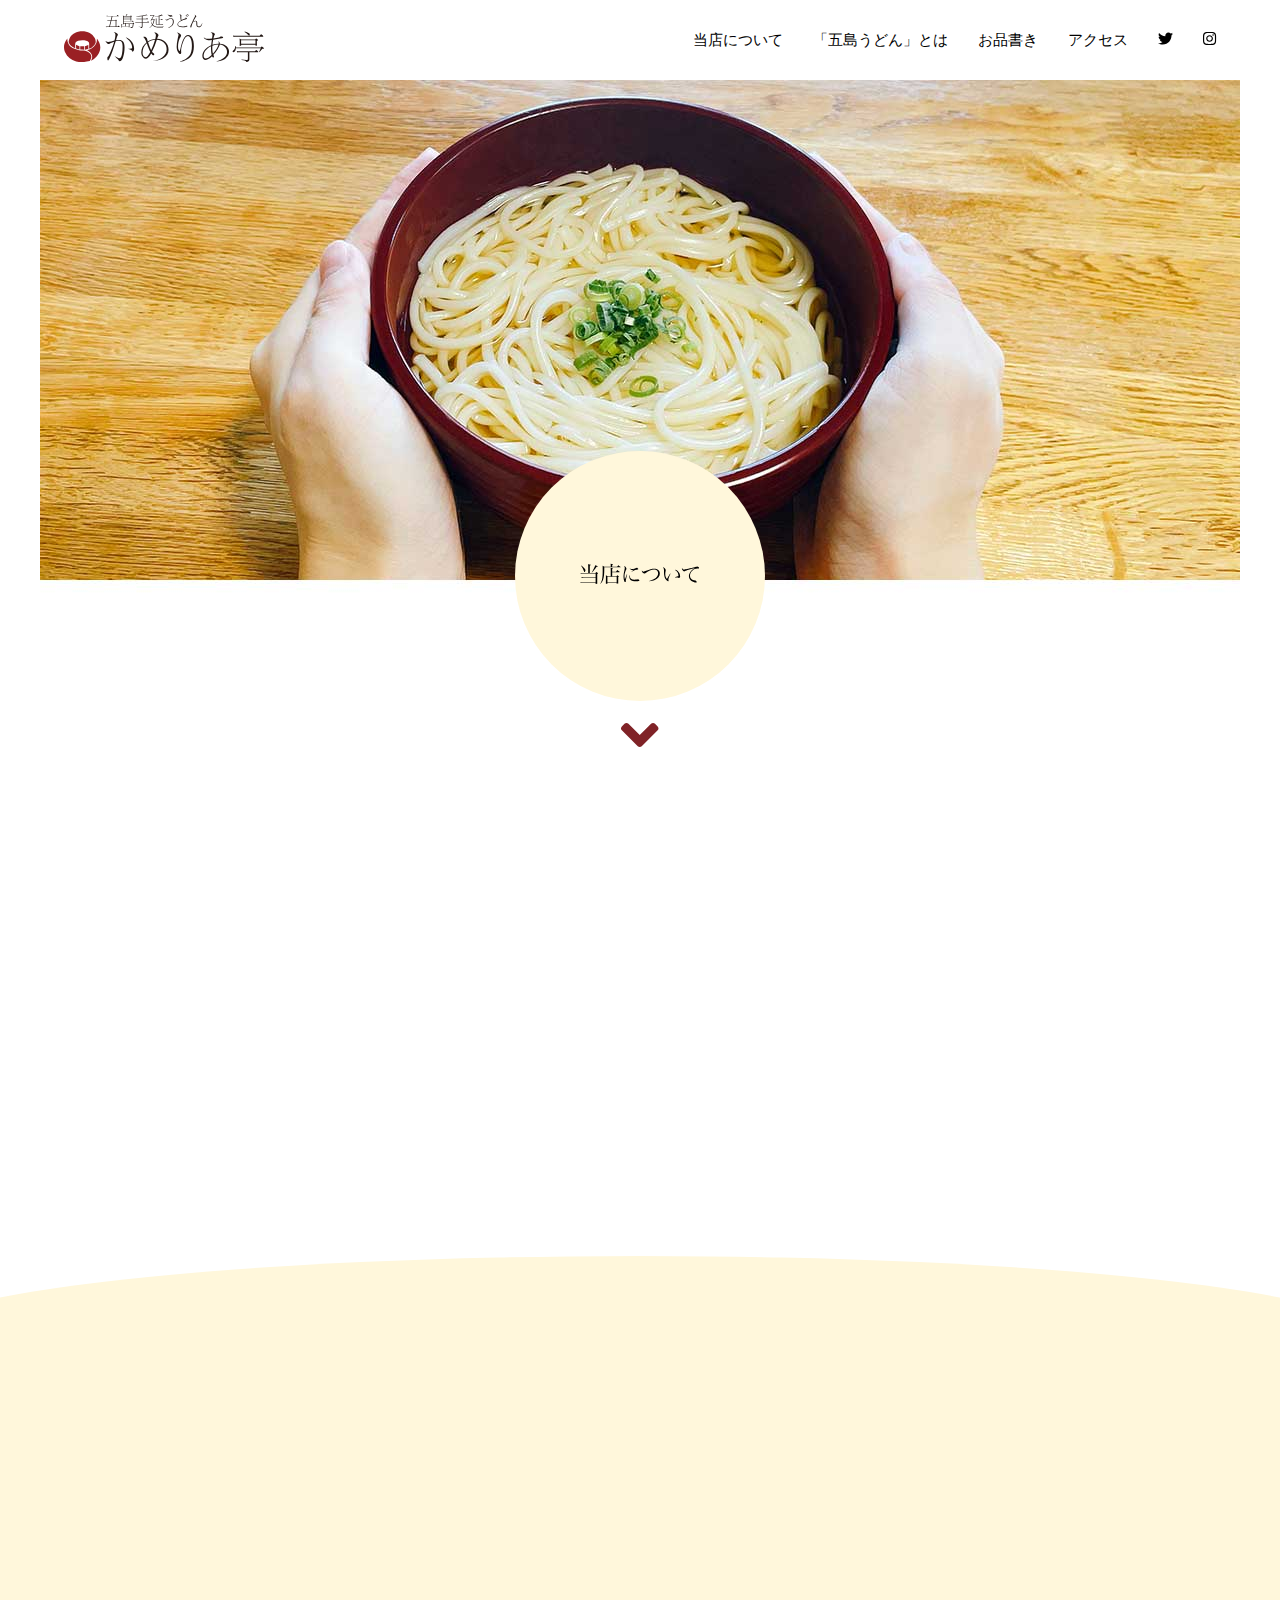
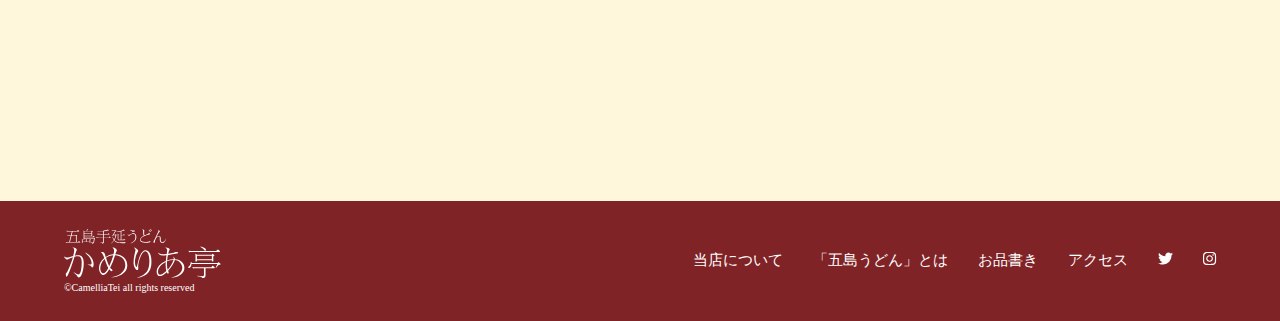
<file: about.html>
<!doctype html>
<html lang="ja">

<head>
<meta charset="UTF-8">
<meta name="viewport" content="width=device-width, initial-scale=1, minimum-scale=1, user-scalable=yes">
<title>かめりあ亭　当店について</title>
<meta name="description" content="五島手延うどんのお店、かめりあ亭のWebサイトです。">
<link href="css/style_under.css" rel="stylesheet">
<link rel="icon" type="image/png" href="images/kameria_favicon.png">
<script src="js/jquery-3.6.0.min.js"></script>
<script src="js/humberger.js"></script>
<script src="js/fadeinanime.js"></script>
<script src="js/all.js"></script>
</head>


<body>

<header>
  <div class="container_menu">

     <p class="btn-gnavi">
        <span></span>
        <span></span>
        <span></span>
      </p>

    <div class="header_logo">
      <a href="index.html"><img src="images/kameria_logo02.svg" alt="五島手延うどん　かめりあ亭"></a>
    </div>

    <div class="header_menu">
      <nav class="nav" id="global-navi">
        <ul class="nav_menu">
          <li class="nav_list">
            <a href="about.html">当店について</a>
          </li>
          <li class="nav_list">
            <a href="whats.html">「五島うどん」とは</a>
          </li>
          <li class="nav_list">
            <a href="menu.html">お品書き</a>
          </li>
          <li class="nav_list">
            <a href="access.html">アクセス</a>
          </li>
          <li class="nav_list">
            <a href="#"><i class="fab fa-twitter"></i></a>
          </li>
          <li class="nav_list">
            <a href="https://www.instagram.com/?hl=ja" target="blank"><i class="fab fa-instagram"></i></a>
          </li>
        </ul>
      </nav>
    </div>

  </div><!--/*container_head-->
</header>

<section>

<div class="photo_icon">

  <div class="under_header">
    <img src="photo/top_about01.jpg" alt="五島うどん">
  </div>

  <div class="top_icon">
    <img src="images/icon_about.svg" alt="当店について">
  </div>

</div>

  <div class="down_arrow">
    <i class="fas fa-angle-down fa-4x arrow_color"></i>
  </div>
</section>

<div class="container_main">

<section>

<div class="top_about_out">

  <div class="top_about_in02 slide-top03 show">
  <p class="text_title"><br>新潟でも、手軽に気軽に<br class="br-sp">「五島うどん」</p>
  <p>
  <br>
  日本三大うどんの一つである「五島うどん」。<br>
  しかし、その知名度は<br class="br-sp">まだまだ高いとは言えません。<br>
<br>
  「新潟でも五島うどんを食べられる場所をつくって<br>
  &emsp;もっと多くの人に美味しさを知ってもらいたい。」<br>
  かめりあ亭の始まりはそんな思いからでした。<br>
<br>
  そして、もう一つの思いが<br>
  「1人でも入りやすいお店にしたい」ということ。<br>
<br>
  今日のお昼は外食にしようかな…<br>
  そう思ったときに、ふらっと入れるような場所。<br>
<br>
  いつでも、出来立ての五島うどんを<br>
  一人前から楽しんでいただけるように<br>
<br>
  かめりあ亭で、今日もお待ちしています。<br>
  <br><br><br>
  
  </p>
  </div><!--/*box_about_in01-->

  <div class="top_about_in01">
    <div class="top_about_p">
      <div class="top_about_pb slide-top show"><img src="photo/p_shop03.jpg" alt="店舗外観"></div>
      <div class="top_about_ps slide-top02 show"><img src="photo/p_shop04.jpg" alt="カウンター席"></div>
    </div>
  </div><!--/*top_about_in02-->

</div><!--/*box_about_out-->

<br><br>

</section>

</div><!--/*container_main-->

<section class="back_title">
</section>

<section class="back_c">

<div class="top_about_outB">

  <div class="top_about_in03 slide-top show">
      <div class="top_about_pp"><img src="photo/owner.jpg" alt="店主の写真"></div>
  </div><!--/*top_about_in03-->

  <div class="top_about_in04">
  <div class="top_about_in05 slide-top02 show">
  <p class="text_big2">出口&emsp;理恵&emsp;<small>Rie Deguchi</small></p>
  <br>
  <p>
    長崎県出身。<br class="br-sp">多部路調理師専門学校卒業後、福岡市のホテル・日本食レストランにて8年勤務。<br>
    その後小料理店に勤務し、結婚を機に新潟へ移住。<br>
  <br>
    これまでの経験と自身のバックグラウンドから、新潟でも五島うどんを楽しめる場所をつくりたいと、2021年11月『かめりあ亭』を古町に開店する。<br>
  <br>
  女性や学生の方も、お一人でご利用しやすいような<br>
  お店づくりをしています。<br>
  <br>
  </p>
  </div><!--/*box_about_in05-->
  </div><!--/*box_about_in04-->

</div><!--/*box_about_outB-->

<br><br>

</section>



<footer>
  <div class="container_footer">

    <div class="footer_logo">
      <a href="index.html"><img src="images/kameria_logow.svg" alt="五島手延うどん　かめりあ亭"></a>
      <br><p class="text_ann">©CamelliaTei all rights reserved</p>
    </div>

    <div class="footer_menu">
    <ul class="footer_list">
      <li class="nav_listB">
        <a href="about.html">当店について</a>
      </li>
      <li class="nav_listB">
        <a href="whats.html">「五島うどん」とは</a>
      </li>
      <li class="nav_listB">
        <a href="menu.html">お品書き</a>
      </li>
      <li class="nav_listB">
        <a href="access.html">アクセス</a>
      </li>
          <li class="nav_listB">
            <a href="#"><i class="fab fa-twitter"></i></a>
          </li>
          <li class="nav_listB">
            <a href="https://www.instagram.com/?hl=ja" target="blank"><i class="fab fa-instagram"></i></a>
          </li>
    </ul>
  </div>

  </div><!--/*container_footer-->
</footer>

</section>


</body>
</html>
</file>
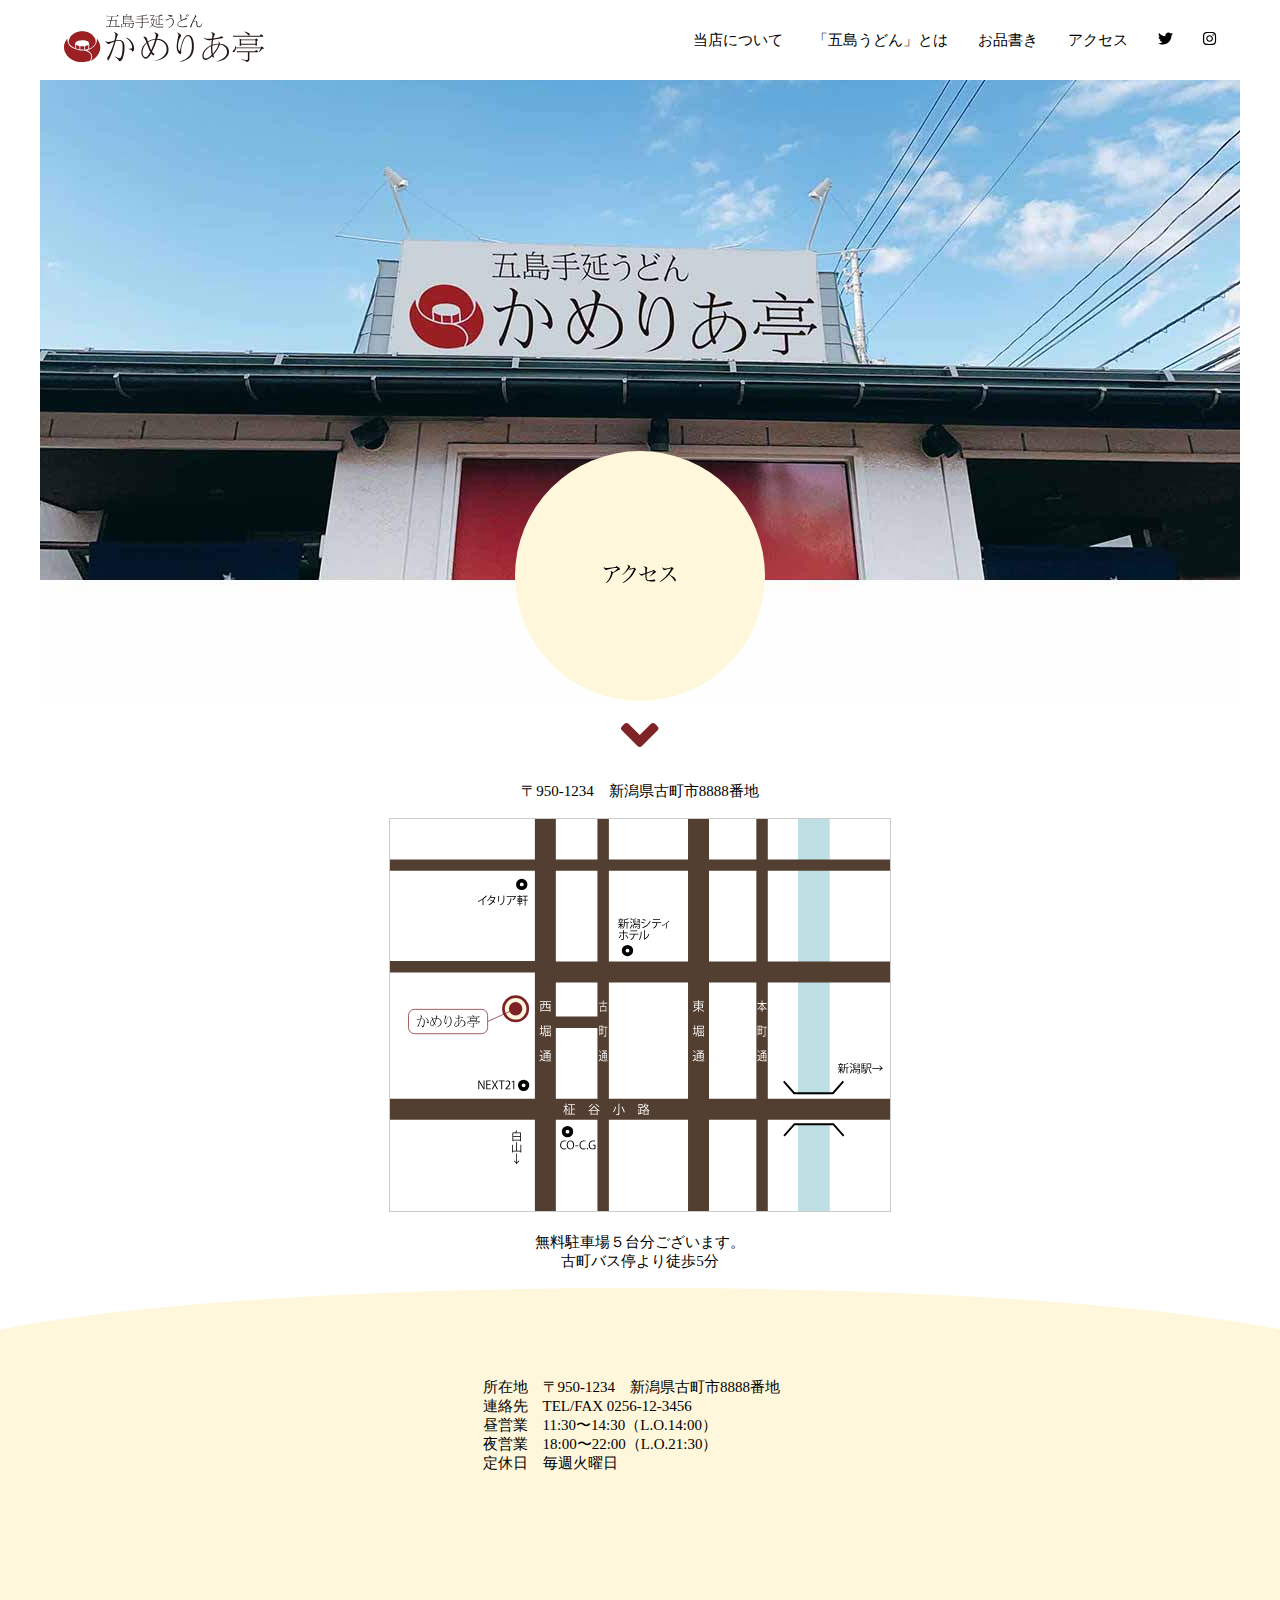
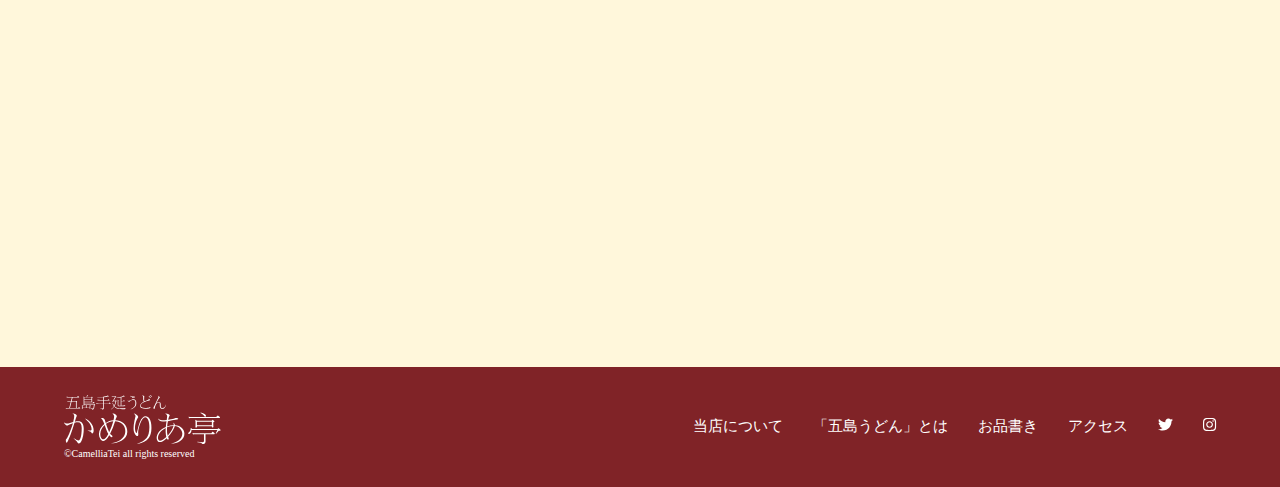
<file: access.html>
<!doctype html>
<html lang="ja">

<head>
<meta charset="UTF-8">
<meta name="viewport" content="width=device-width, initial-scale=1, minimum-scale=1, user-scalable=yes">
<title>かめりあ亭　アクセス</title>
<meta name="description" content="五島手延うどんのお店、かめりあ亭のWebサイトです。">
<link href="css/style_under.css" rel="stylesheet">
<link rel="icon" type="image/png" href="images/kameria_favicon.png">
<script src="js/jquery-3.6.0.min.js"></script>
<script src="js/humberger.js"></script>
<script src="js/all.js"></script>
</head>


<body>

<header>
  <div class="container_menu">

     <p class="btn-gnavi">
        <span></span>
        <span></span>
        <span></span>
      </p>

    <div class="header_logo">
      <a href="index.html"><img src="images/kameria_logo02.svg" alt="五島手延うどん　かめりあ亭"></a>
    </div>

    <div class="header_menu">
      <nav class="nav" id="global-navi">
        <ul class="nav_menu">
          <li class="nav_list">
            <a href="about.html">当店について</a>
          </li>
          <li class="nav_list">
            <a href="whats.html">「五島うどん」とは</a>
          </li>
          <li class="nav_list">
            <a href="menu.html">お品書き</a>
          </li>
          <li class="nav_list">
            <a href="access.html">アクセス</a>
          </li>
          <li class="nav_list">
            <a href="#"><i class="fab fa-twitter"></i></a>
          </li>
          <li class="nav_list">
            <a href="https://www.instagram.com/?hl=ja" target="blank"><i class="fab fa-instagram"></i></a>
          </li>
        </ul>
      </nav>
    </div>

  </div><!--/*container_head-->
</header>

<section>

<div class="photo_icon">

  <div class="under_header">
    <img src="photo/top_access01.jpg" alt="五島うどん">
  </div>

  <div class="top_icon">
    <img src="images/icon_access.svg" alt="アクセス">
  </div>

</div>

  <div class="down_arrow">
    <i class="fas fa-angle-down fa-4x arrow_color"></i>
  </div>
</section>

<section>
  <div class="box_access_inA">
    <div class="access_text">
    <br>
    〒950-1234　新潟県古町市8888番地<br>
    <br>
    </div>
      <div class="box_mapB">
      <img src="images/kameria_map.svg" alt="かめりあ亭の周辺地図"><br>
      </div>
    <div class="access_text">
    <br>
    無料駐車場５台分ございます。<br>
    古町バス停より徒歩5分<br>
    <br>
    </div>
  </div>
</section>

<section class="back_title">
</section>

<section class="back_c">

<div class="box_access_out">

  <div class="box_access_inB">
    <ul class="list_shop">
      <li>
        所在地　〒950-1234　新潟県古町市8888番地
      </li>
      <li>
        連絡先　TEL/FAX 0256-12-3456
      </li>
      <li>
        昼営業　11:30〜14:30（L.O.14:00）
      </li>
      <li>
        夜営業　18:00〜22:00（L.O.21:30）
      </li>
      <li>
        定休日　毎週火曜日
      </li>
    </ul>
  <br><br>
  </div>

</div>
  <div class="box_map">
    <iframe src="https://www.google.com/maps/embed?pb=!1m14!1m8!1m3!1d12589.17122340813!2d139.0419413!3d37.9235895!3m2!1i1024!2i768!4f13.1!3m3!1m2!1s0x0%3A0x718b8ff7d7b39541!2z44Kw44Op44OV44Kj44OD44Kv44K744Oz44K_44O8IOaWsOa9nw!5e0!3m2!1sja!2sjp!4v1634456249015!5m2!1sja!2sjp" width="100%" height="100%" style="border:0;" allowfullscreen="" loading="lazy"></iframe>
  </div>

</section>




<footer>
  <div class="container_footer">

    <div class="footer_logo">
      <a href="index.html"><img src="images/kameria_logow.svg" alt="五島手延うどん　かめりあ亭"></a>
      <br><p class="text_ann">©CamelliaTei all rights reserved</p>
    </div>

    <div class="footer_menu">
    <ul class="footer_list">
      <li class="nav_listB">
        <a href="about.html">当店について</a>
      </li>
      <li class="nav_listB">
        <a href="whats.html">「五島うどん」とは</a>
      </li>
      <li class="nav_listB">
        <a href="menu.html">お品書き</a>
      </li>
      <li class="nav_listB">
        <a href="access.html">アクセス</a>
      </li>
          <li class="nav_listB">
            <a href="#"><i class="fab fa-twitter"></i></a>
          </li>
          <li class="nav_listB">
            <a href="https://www.instagram.com/?hl=ja" target="blank"><i class="fab fa-instagram"></i></a>
          </li>
    </ul>
  </div>

  </div><!--/*container_footer-->
</footer>

</section>


</body>
</html>
</file>
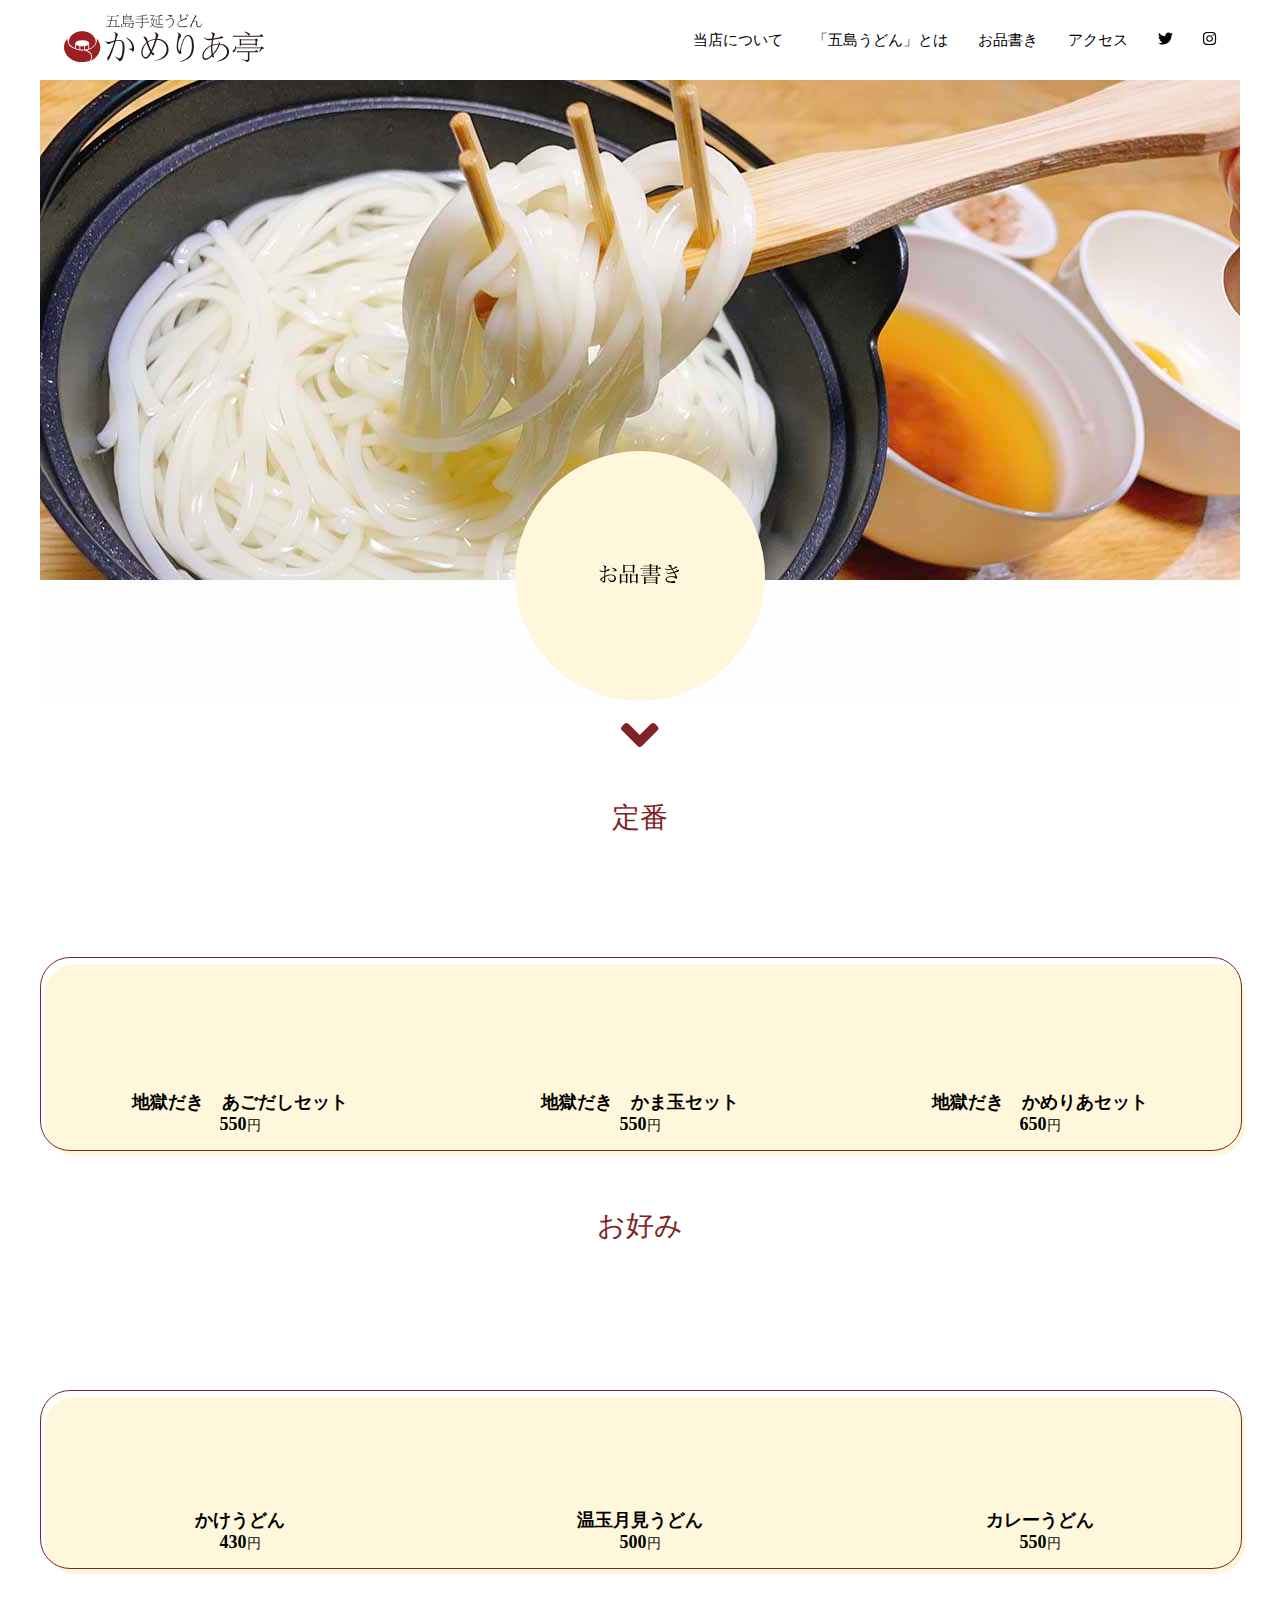
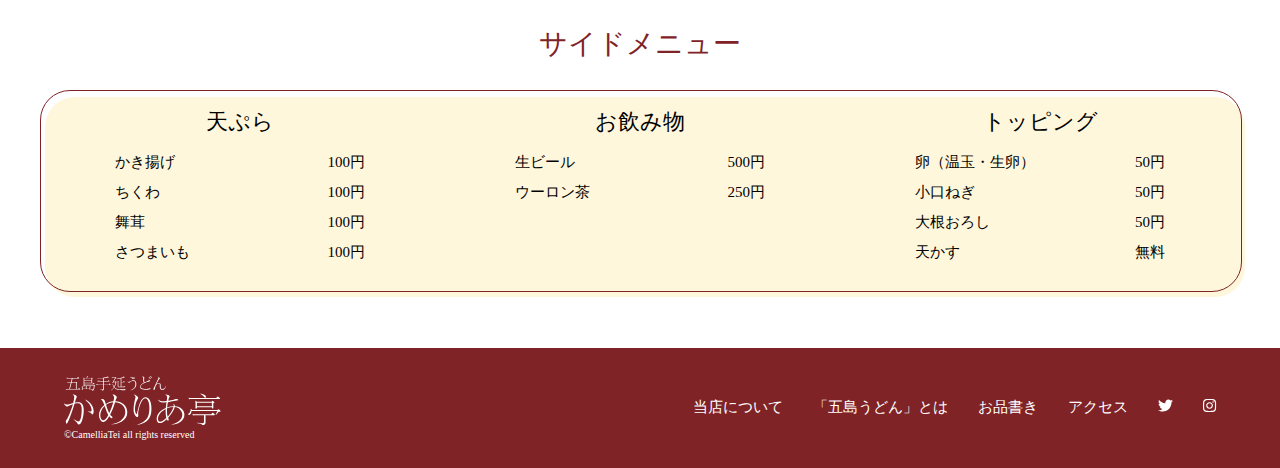
<file: menu.html>
<!doctype html>
<html lang="ja">

<head>
<meta charset="UTF-8">
<meta name="viewport" content="width=device-width, initial-scale=1, minimum-scale=1, user-scalable=yes">
<title>かめりあ亭　お品書き</title>
<meta name="description" content="五島手延うどんのお店、かめりあ亭のWebサイトです。">
<link href="css/style_under.css" rel="stylesheet">
<link rel="icon" type="image/png" href="images/kameria_favicon.png">
<script src="js/jquery-3.6.0.min.js"></script>
<script src="js/humberger.js"></script>
<script src="js/fadeinanime.js"></script>
<script src="js/all.js"></script>
</head>


<body>

<header>
  <div class="container_menu">

     <p class="btn-gnavi">
        <span></span>
        <span></span>
        <span></span>
      </p>

    <div class="header_logo">
      <a href="index.html"><img src="images/kameria_logo02.svg" alt="五島手延うどん　かめりあ亭"></a>
    </div>

    <div class="header_menu">
      <nav class="nav" id="global-navi">
        <ul class="nav_menu">
          <li class="nav_list">
            <a href="about.html">当店について</a>
          </li>
          <li class="nav_list">
            <a href="whats.html">「五島うどん」とは</a>
          </li>
          <li class="nav_list">
            <a href="menu.html">お品書き</a>
          </li>
          <li class="nav_list">
            <a href="access.html">アクセス</a>
          </li>
          <li class="nav_list">
            <a href="#"><i class="fab fa-twitter"></i></a>
          </li>
          <li class="nav_list">
            <a href="https://www.instagram.com/?hl=ja" target="blank"><i class="fab fa-instagram"></i></a>
          </li>
        </ul>
      </nav>
    </div>

  </div><!--/*container_head-->
</header>

<div class="container_main">

<section>

<div class="photo_icon">

  <div class="under_header">
    <img src="photo/top_menu01.jpg" alt="地獄だきを食べる様子">
  </div>

  <div class="top_icon">
    <img src="images/icon_menu.svg" alt="お品書き">
  </div>

</div>

  <div class="down_arrow">
    <i class="fas fa-angle-down fa-4x arrow_color"></i>
  </div>
</section>

<br><br>

<section id="teiban">

<p class="menu_title">定番</p>

<div class="box_menu_out">

  <div class="box_menu">
  
    <div class="box_menu_inA">
      <br><br>
      <img src="photo/udon_teiban01.png" class="slide-bottom show">
      <p class="menu_price">
        <br>地獄だき　あごだしセット<br>
        550<span class="menu_en">円<br></span><br>
      </p>
    </div>
  
    <div class="box_menu_inB">
      <br><br>
      <img src="photo/udon_teiban02.png" class="slide-bottom02 show">
      <p class="menu_price">
        <br>地獄だき　かま玉セット<br>
        550<span class="menu_en">円<br></span><br>
      </p>
    </div>
  
    <div class="box_menu_inA">
      <br><br>
      <img src="photo/udon_teiban03.png" class="slide-bottom03 show">
      <p class="menu_price">
        <br>地獄だき　かめりあセット<br>
        650<span class="menu_en">円<br></span><br>
      </p>
    </div>
  
  </div><!--/*box_menu-->

  <div class="menu_back_line">
  </div>
  
  <div class="menu_back_half">
  </div>

</div><!--/*box_menu_out-->


</section>

<br><br><br>

<section id="okonomi">

<p class="menu_title">お好み</p>
<br><br>

<div class="box_menu_out">

<div class="box_menu">

  <div class="box_menu_inA">
    <img src="photo/udon_okonomi01.png" class="slide-bottom show">
    <p class="menu_price">
      かけうどん<br>
      430<span class="menu_en">円<br></span><br>
    </p>
  </div>

  <div class="box_menu_inB">
    <img src="photo/udon_okonomi02.png" class="slide-bottom02 show">
    <p class="menu_price">
      温玉月見うどん<br>
      500<span class="menu_en">円<br></span><br>
    </p>
  </div>

  <div class="box_menu_inA">
    <img src="photo/udon_okonomi03.png" class="slide-bottom03 show">
    <p class="menu_price">
      カレーうどん<br>
      550<span class="menu_en">円<br></span><br>
    </p>
  </div>

  </div><!--/*box_menu-->

  <div class="menu_back_line">
  </div>
  
  <div class="menu_back_half">
  </div>

</div><!--/*box_menu_out-->



</section>

<br><br><br>

<section class="menu_back" id="sidemenu">

<p class="menu_title">サイドメニュー</p>
<br><br>

<div class="box_menu_out">

  <div class="box_menu">

  <div class="box_menu_inC">
    <div class="sidemenu_title">天ぷら</div>
    <div class="sidemenu_and_price">
      <div class="box_sidemenu">
        かき揚げ<br>
        ちくわ<br>
        舞茸<br>
        さつまいも<br>
        <br>
      </div>
      <div class="box_sideprice">
        100円<br>
        100円<br>
        100円<br>
        100円<br>
      </div>
    </div><!--/*sidemenu_and_price-->
  </div>

  <div class="box_menu_inC">
    <div class="sidemenu_title">お飲み物</div>
    <div class="sidemenu_and_price">
      <div class="box_sidemenu">
        生ビール<br>
        ウーロン茶<br>
        <br>
        <br>
      </div>
      <div class="box_sideprice">
        500円<br>
        250円<br>
      </div>
    </div><!--/*sidemenu_and_price-->
  </div>

  <div class="box_menu_inC">
    <div class="sidemenu_title">トッピング</div>
    <div class="sidemenu_and_price">
      <div class="box_sidemenu">
        卵（温玉・生卵）<br>
        小口ねぎ<br>
        大根おろし<br>
        天かす<br>
        <br>
      </div>
      <div class="box_sideprice">
        50円<br>
        50円<br>
        50円<br>
        無料<br>
      </div>
    </div><!--/*sidemenu_and_price-->
  </div>


  </div><!--/*box_menu-->

  <div class="menu_back_line02">
  </div>
  
  <div class="menu_back_full">
  </div>

</div><!--/*box_menu_out-->

</section>

<br><br><br>

</div><!--/*container_main-->

<footer>
  <div class="container_footer">

    <div class="footer_logo">
      <a href="index.html"><img src="images/kameria_logow.svg" alt="五島手延うどん　かめりあ亭"></a>
      <br><p class="text_ann">©CamelliaTei all rights reserved</p>
    </div>

    <div class="footer_menu">
    <ul class="footer_list">
      <li class="nav_listB">
        <a href="about.html">当店について</a>
      </li>
      <li class="nav_listB">
        <a href="whats.html">「五島うどん」とは</a>
      </li>
      <li class="nav_listB">
        <a href="menu.html">お品書き</a>
      </li>
      <li class="nav_listB">
        <a href="access.html">アクセス</a>
      </li>
          <li class="nav_listB">
            <a href="#"><i class="fab fa-twitter"></i></a>
          </li>
          <li class="nav_listB">
            <a href="https://www.instagram.com/?hl=ja" target="blank"><i class="fab fa-instagram"></i></a>
          </li>
    </ul>
  </div>

  </div><!--/*container_footer-->
</footer>

</section>


</body>
</html>
</file>
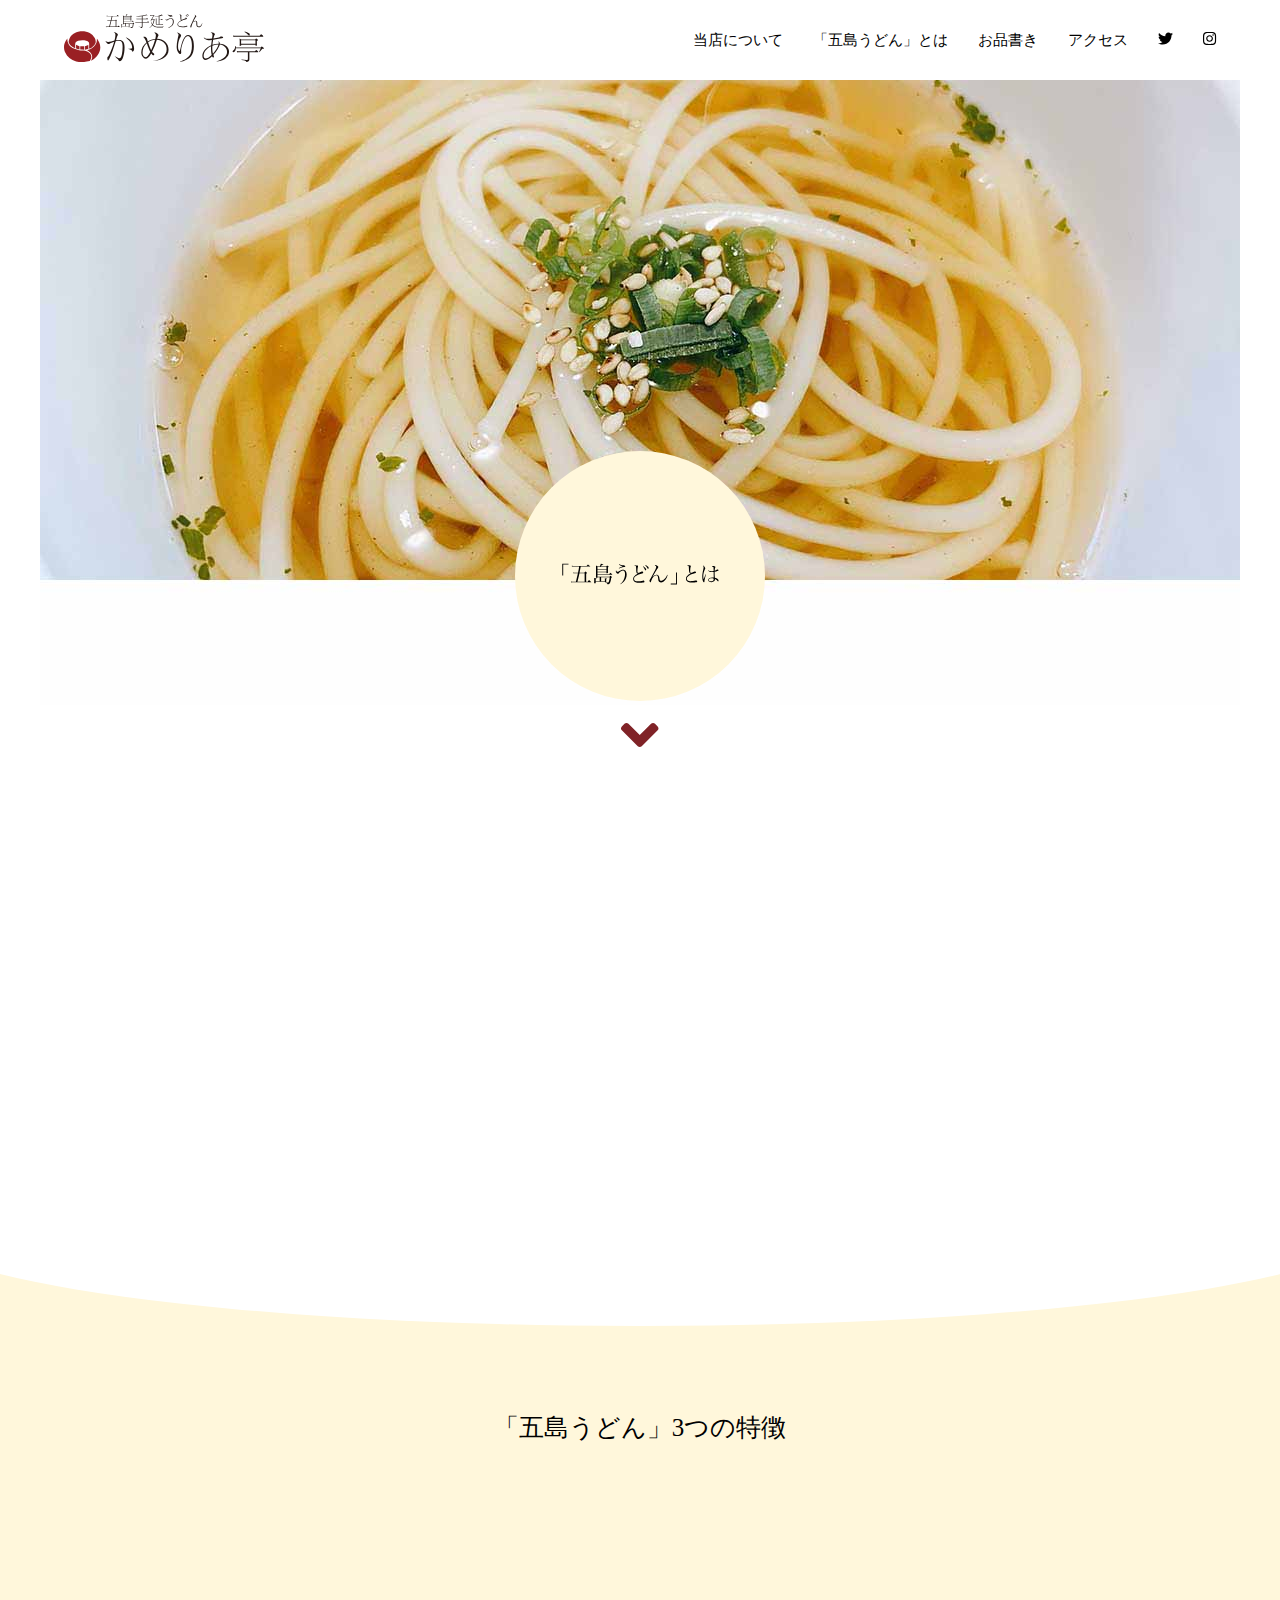
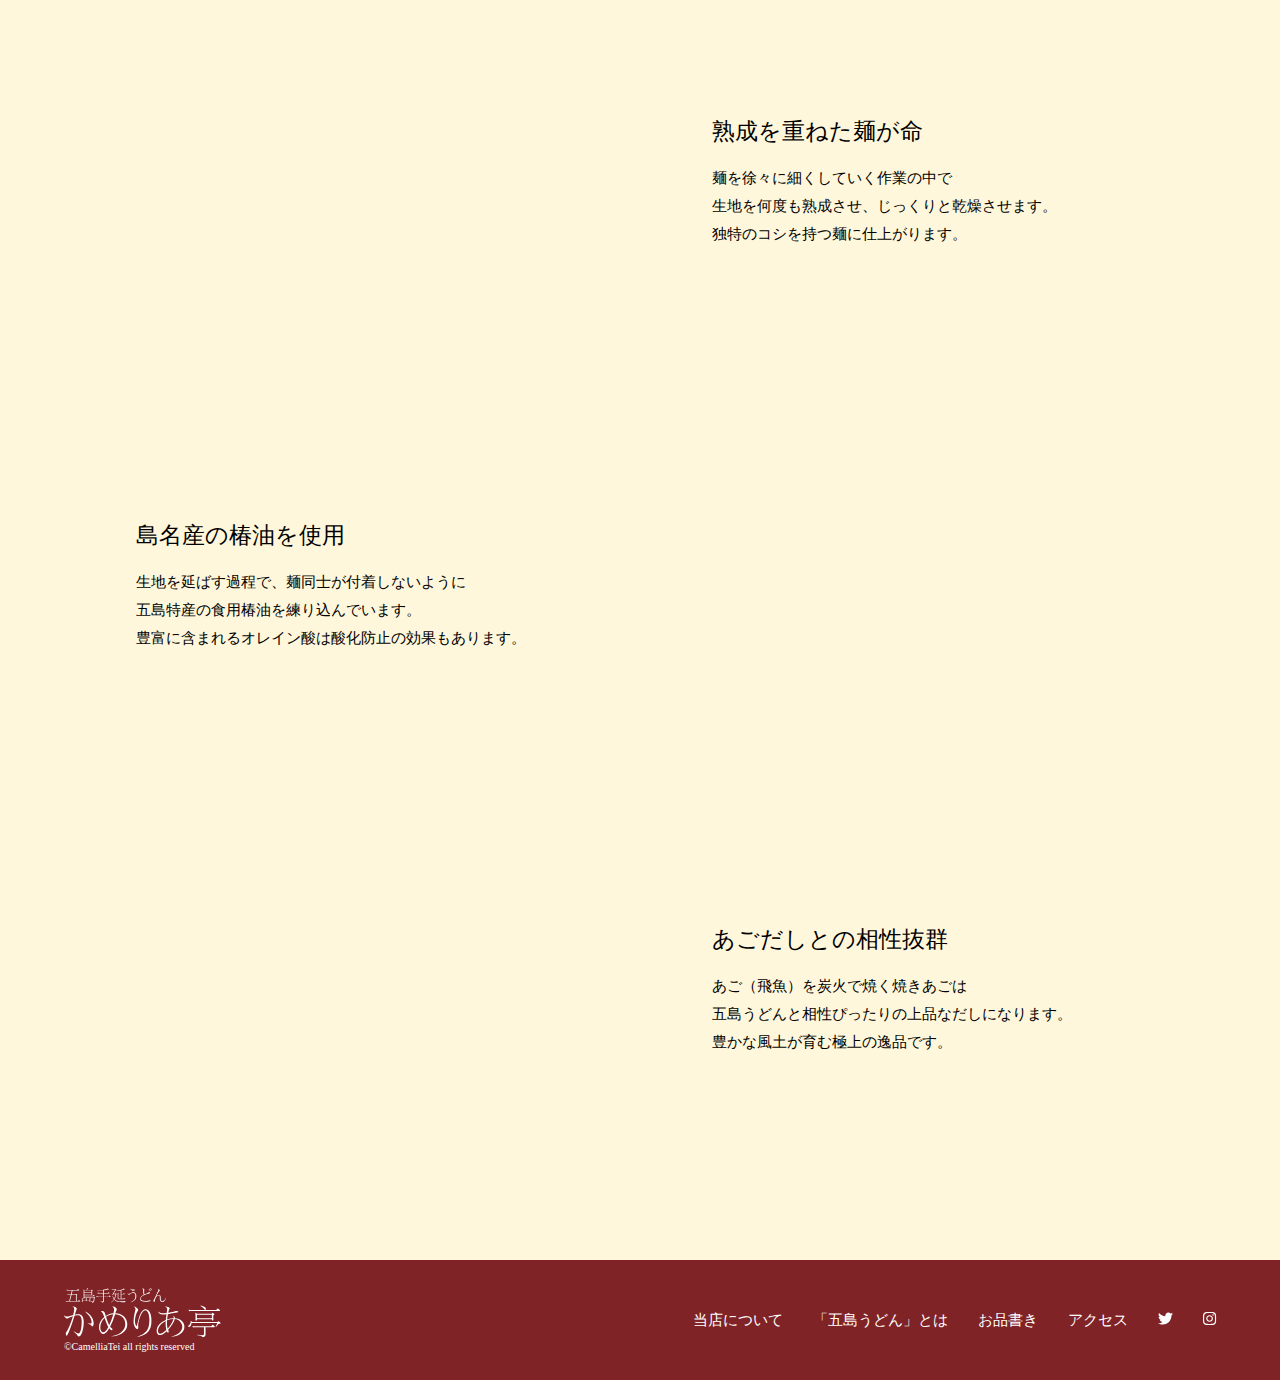
<file: whats.html>
<!doctype html>
<html lang="ja">

<head>
<meta charset="UTF-8">
<meta name="viewport" content="width=device-width, initial-scale=1, minimum-scale=1, user-scalable=yes">
<title>かめりあ亭 「五島うどん」とは</title>
<meta name="description" content="五島手延うどんのお店、かめりあ亭のWebサイトです。">
<link href="css/style_whats.css" rel="stylesheet">
<link rel="icon" type="image/png" href="images/kameria_favicon.png">
<script src="js/jquery-3.6.0.min.js"></script>
<script src="js/humberger.js"></script>
<script src="js/fadeinanime.js"></script>
<script src="js/all.js"></script>
</head>


<body>

<header>
  <div class="container_menu">

     <p class="btn-gnavi">
        <span></span>
        <span></span>
        <span></span>
      </p>

    <div class="header_logo">
      <a href="index.html"><img src="images/kameria_logo02.svg" alt="五島手延うどん　かめりあ亭"></a>
    </div>

    <div class="header_menu">
      <nav class="nav" id="global-navi">
        <ul class="nav_menu">
          <li class="nav_list">
            <a href="about.html">当店について</a>
          </li>
          <li class="nav_list">
            <a href="whats.html">「五島うどん」とは</a>
          </li>
          <li class="nav_list">
            <a href="menu.html">お品書き</a>
          </li>
          <li class="nav_list">
            <a href="access.html">アクセス</a>
          </li>
          <li class="nav_list">
            <a href="#"><i class="fab fa-twitter"></i></a>
          </li>
          <li class="nav_list">
            <a href="https://www.instagram.com/?hl=ja" target="blank"><i class="fab fa-instagram"></i></a>
          </li>
        </ul>
      </nav>
    </div>

  </div><!--/*container_head-->
</header>


<section class="back_feature">

<div class="photo_icon">

  <div class="under_header">
    <img src="photo/p_whats02.jpg" alt="五島うどん">
  </div>

  <div class="top_icon">
    <img src="images/icon_whats.svg" alt="「五島うどん」とは">
  </div>

</div>

  <div class="down_arrow">
    <i class="fas fa-angle-down fa-4x arrow_color"></i>
  </div>
</section>

<section class="back_feature">
  <div class="text_whats">
    <br><br>
    <p class="text_big slide-bottom show">唐から伝わった「幻のうどん」</p>
    <br><br>
    <p class="text_history slide-bottom02 show">
      長崎県・五島列島の中にある上五島の人々の間で<br>
      五島うどんは身近な保存食として、<br class="br-sp">古くから親しまれてきました。<br>
      <br>
      中国・浙江省岩担《がんたん》地区に現存する<br>
      「索麺《さくめん》」の製法が<br class="br-sp">五島うどんのものと酷似しており<br>
      奈良・平安の時代に遣唐使の一行が<br>
      その製法を伝えたのではないかと推論されています。<br>
      <br>
      また、手間隙をかけて丹念に作りあげるために<br>
      かつては生産量が限られており<br>
      「幻のうどん」とも呼ばれていました。<br>
      <br>
    </p>
  </div>
</div>
</section>

<section class="back_title_r">
</section>

<section class="back_title02">
    <br><br><br><br><br>
    <p class="text_big">「五島うどん」3つの特徴</p>
    <br><br><br><br>

</section>

<section>
<br><br><br><br>
  <div class="box_udon_out">

    <div class="box_udon_in">
      <div class="box_udon_p slide-left show">
        <div class="feature_photo">
          <img src="photo/p_jukusei.jpg" alt="熟成された麺">
        </div>
        <div class="feature_logo">
          <img src="images/feature_01.svg" alt="熟成">
        </div>
      </div>
      <div class="box_udon_text">
        <div class="udon_text_in">
        <p class="text_big2">熟成を重ねた麺が命</p>
        <br>
        <p class="text_feature">
          麺を徐々に細くしていく作業の中で<br>
          生地を何度も熟成させ、じっくりと乾燥させます。<br>
          独特のコシを持つ麺に仕上がります。<br>
        </p>
        </div>
      </div>
    </div><!--/*box_udon_in-->

    <div class="box_udon_in02">
      <div class="box_udon_text">
        <div class="udon_text_in">
        <p class="text_big2">島名産の椿油を使用</p>
        <br>
        <p class="text_feature">
          生地を延ばす過程で、麺同士が付着しないように<br>
          五島特産の食用椿油を練り込んでいます。<br>
          豊富に含まれるオレイン酸は<br class="br-sp">酸化防止の効果もあります。<br>
        </p>
        </div>
      </div>
      <div class="box_udon_p slide-right show">
        <div class="feature_logo">
          <img src="images/feature_02.svg" alt="椿油">
        </div>
        <div class="feature_photo">
          <img src="photo/p_tsubaki.jpg" alt="椿の花">
        </div>
      </div>
    </div><!--/*box_udon_in02-->

    <div class="box_udon_in">
      <div class="box_udon_p slide-left02 show">
        <div class="feature_photo">
          <img src="photo/p_ago.jpg" alt="焼きあご">
        </div>
        <div class="feature_logo">
          <img src="images/feature_03.svg" alt="飛魚">
        </div>
      </div>
      <div class="box_udon_text">
        <div class="udon_text_in">
        <p class="text_big2">あごだしとの相性抜群</p>
        <br>
        <p class="text_feature">
          あご（飛魚）を炭火で焼く焼きあごは<br>
          五島うどんと相性ぴったりの<br class="br-sp">上品なだしになります。<br>
          豊かな風土が育む極上の逸品です。<br>
        </p>
        </div>
      </div>
    </div><!--/*box_udon_in-->

  </div><!--/*box_udon_out-->


<br><br><br><br>

<footer>
  <div class="container_footer">

    <div class="footer_logo">
      <a href="index.html"><img src="images/kameria_logow.svg" alt="五島手延うどん　かめりあ亭"></a>
      <br><p class="text_ann">©CamelliaTei all rights reserved</p>
    </div>

    <div class="footer_menu">
    <ul class="footer_list">
      <li class="nav_listB">
        <a href="about.html">当店について</a>
      </li>
      <li class="nav_listB">
        <a href="whats.html">「五島うどん」とは</a>
      </li>
      <li class="nav_listB">
        <a href="menu.html">お品書き</a>
      </li>
      <li class="nav_listB">
        <a href="access.html">アクセス</a>
      </li>
          <li class="nav_listB">
            <a href="#"><i class="fab fa-twitter"></i></a>
          </li>
          <li class="nav_listB">
            <a href="https://www.instagram.com/?hl=ja" target="blank"><i class="fab fa-instagram"></i></a>
          </li>
    </ul>
  </div>

  </div><!--/*container_footer-->
</footer>

</section>


</body>
</html>
</file>
<file: css/style_under.css>
@charset "UTF-8";

/* CSS Document */

*{
margin:0;
padding:0;
}

html {
scroll-behavior: smooth;
font-size:62.5%;
}

body{
font-family: "ヒラギノ明朝 Pro","游明朝",serif;
   -webkit-text-size-adjust: 100%;
background-color:#fff;
font-size:1.5rem;
color:#000;
 }

@media (max-width: 959px) {
body{
font-family: "ヒラギノ明朝 Pro","游明朝",serif;
   -webkit-text-size-adjust: 100%;
background-color:#fff;
font-size:1.4rem;
color:#000;
 }
}

@media (max-width: 519px) {
body{
font-family: "ヒラギノ明朝 Pro","游明朝",serif;
   -webkit-text-size-adjust: 100%;
background-color:#FFF;
font-size:1.3rem;
color:#000;
 }
}

a {
position: relative;
display: inline-block;
text-decoration: none;
color:#000;
}

li a:hover{
color:#802327;
}

li a::after {
  position: absolute;
  bottom: -3px;
  left: 0;
  content: '';
  width: 100%;
  height: 1px;
  background: #802327;
  transform: scale(0, 1);
  transform-origin: center top;
  transition: transform .3s;
}

a:hover::after {
  transform: scale(1, 1);
}

.container_main{
width:95%;
max-width:1200px;
margin:0 auto;
}

.text_title{
font-size:2.2rem;
}



/*ヘッダー*/

header{
background-color:#fff;
width:100%;
}

.container_menu{
width:90%;
max-width:1200px;
height:80px;
margin:0 auto;
display: flex;
justify-content:space-between;
align-items:center;
}

.header_logo{
width:30%;
}

/*
@media (max-width: 959px) {
.header_logo{
display: none;
}
}
*/

.header_menu{
width:70%;
}

.nav {
display: flex;
justify-content: flex-end;
}

ul, li {
    list-style: none;
}

.nav_menu{
display:flex;
}

@media (max-width: 959px) {
.nav_menu{
display:block;
text-align:center;
margin:0 auto;
}
}

.nav_list{
padding-left:30px;
}

@media (max-width: 959px) {
.nav_list{
padding:10px 0;
}
}

.img_logo{
align-items: center;
}

.text_title{
text-align:center;
}

.text_big{
font-size:2.5rem;
text-align:center;
}

.text_big2{
font-size:2.3rem;
}

@media (max-width: 519px) {
.text_big2{
font-size:2rem;
text-align:center;
}
}

.back_c{
background-color:#FFF7DB;
}

/*改行の指定*/

@media screen and (min-width: 520px){
.br-sp {display: none; }
}


/*ハンバーガーメニュー*/

@media (max-width: 959px) {

.menu{
  display: block;
}


 header nav{
    position: fixed;
    width: 300px;
    top: 0;
    right: -300px;
    background-color: rgba(255,255,255,.9);
    height: 100%;
    padding-top: 60px;
    z-index: 50;
  }

header nav ul li{
  width: 100%;
}

  header nav ul li a{
    color: #000;
  }

  header .btn-gnavi{
    position: fixed;
    top: 20px;
    right: 20px;
    width: 30px;
    height: 24px;
    z-index: 100;
    cursor: pointer;
    transition: all 400ms;
    -webkit-transition:all 400ms;
  }

  header .btn-gnavi span {
      position: absolute;
      width: 30px;
      height: 4px;
      background: #802327;
      border-radius: 10px;
      -webkit-transition: all 400ms;
      transition: all 400ms
  }

  header .btn-gnavi span:nth-child(1){
    top: 0;
  }

  header .btn-gnavi span:nth-child(2){
    top: 10px;
  }

  header .btn-gnavi span:nth-child(3){
    top: 20px;
  }

  header .btn-gnavi.hb-open{
    transform: rotate(180deg);
    -webkit-transform:rotate(180deg);
  }

  header .btn-gnavi.hb-open span{
    background: #802327;
  }

  header .btn-gnavi.hb-open span:nth-child(1){
    width: 24px;
    transform: translateY(10px) rotate(-45deg);
    -webkit-transform: translateY(10px) rotate(-45deg);
  }

  header .btn-gnavi.hb-open span:nth-child(2){
    width: 24px;
    opacity: 0;/*真ん中の線は透過*/
    -webkit-transform: opacity: 0;/*真ん中の線は透過*/
  }

  header .btn-gnavi.hb-open span:nth-child(3){
    width: 24px;
    transform: translateY(-10px) rotate(45deg);
    -webkit-transform: translateY(-10px) rotate(45deg);
  }
}


/*ヘッダー下・写真*/

.under_header{
display:flex;
justify-content:center;
}

.under_header img{
width:100%;
max-width:1200px;
}

.photo_icon{
display:flex;
flex-direction:column;
align-items:center;
position:relative;
}


.top_icon{
width:25%;
text-align:center;
position:absolute;
bottom:0%;
}

.top_icon img{
border-radius:50%;
width:100%;
max-width:250px;
}

.down_arrow{
text-align:center;
}

.arrow_color{
color:#802327;
}


/*フェードインアニメーション*/

/* 上からフェードイン */

.slide-top {
	opacity: 0;
	transform: translate(0, -20px);
	transition: all 0.6s 0s ease-out;
 }

.slide-top02 {
	opacity: 0;
	transform: translate(0, -20px);
	transition: all 0.6s 0.3s ease-out;
 }

.slide-top03 {
	opacity: 0;
	transform: translate(0, -20px);
	transition: all 0.6s 0.6s ease-out;
 }

/* 左からフェードイン */
.slide-left {
	opacity: 0;
	transform: translate(-20px, 0);
	transition: all 0.5s 0s ease-out;
 }

.slide-left02 {
	opacity: 0;
	transform: translate(-20px, 0);
	transition: all 0.5s 0.6s ease-out;
 }

/* 右からフェードイン */
.slide-right {
	opacity: 0;
	transform: translate(20px, 0);
	transition: all 0.5s 0.3s ease-out;
 }

/* 下からフェードイン */

.slide-bottom {
   opacity: 0;
   transform: translate(0, 20px);
   transition: all 0.5s 0s ease-out;
 }

.slide-bottom02 {
   opacity: 0;
   transform: translate(0, 20px);
   transition: all 0.5s 0.3s ease-out;
 }

.slide-bottom03 {
   opacity: 0;
   transform: translate(0, 20px);
   transition: all 0.5s 0.6s ease-out;
 }

@media (max-width: 519px) {
/* 下からフェードイン */

.slide-bottom {
   opacity: 0;
   transform: translate(0, 20px);
   transition: all 0.5s 0s ease-out;
 }

.slide-bottom02 {
   opacity: 0;
   transform: translate(0, 20px);
   transition: all 0.5s 0s ease-out;
 }

.slide-bottom03 {
   opacity: 0;
   transform: translate(0, 20px);
   transition: all 0.5s 0s ease-out;
 }

}

/*当店について*/

.top_about_out{
display:flex;
justify-content:center;
max-width:900px;
margin:0 auto;
}

@media (max-width: 959px) {
.top_about_out{
display:flex;
flex-direction:column-reverse;
align-items:center;
}
}


.top_about_in01{
width:50%;
display:flex;
justify-content:center;
margin-right:10px;
align-items:center;
}

@media (max-width: 959px) {
.top_about_in01{
width:80%;
height:350px;
display:flex;
justify-content:center;
}
}

@media (max-width: 519px) {
.top_about_in01{
width:95%;
height:320px;
display:flex;
justify-content:center;
margin:0 auto;
}
}

.top_about_in02{
width:45%;
/*max-width:460px;*/
margin-bottom:20px;
}

@media (max-width: 959px) {
.top_about_in02{
width:80%;
max-width:460px;
margin-bottom:20px;
text-align:center;
}
}
@media (max-width: 519px) {
.top_about_in02{
width:95%;
max-width:460px;
margin-bottom:20px;
text-align:center;
}
}

.top_about_p{
width:100%;
max-width:545px;
height:75%;
max-height:490px;
display:flex;
justify-content:space-between;
position:relative;
}

@media (max-width: 959px) {
.top_about_p{
width:85%;
max-width:480px;
height:80%;
max-height:490px;
display:flex;
justify-content:space-between;
position:relative;
}
}

.top_about_pb{
display:flex;
width:80%;
max-width:450px;
position:absolute;
top:0;
left:0;
}

@media (max-width: 959px) {
.top_about_pb{
display:flex;
width:70%;
max-width:400px;
position:absolute;
top:0;
left:0;
}
}

.top_about_pb img{
border-radius:30px;
width:100%;
height:100%;
}

.top_about_ps{
display:flex;
width:80%;
max-width:300px;
position:absolute;
bottom:0;
right:0;
}

@media (max-width: 959px) {
.top_about_ps{
display:flex;
width:55%;
max-width:250px;
position:absolute;
bottom:0;
right:0;
}
}

.top_about_ps img{
border-radius:30px;
width:100%;
height:100%;
}

@media (max-width: 519px) {
.top_about_p{
width:100%;
max-width:300px;
height:75%;
max-height:250px;
display:flex;
justify-content:space-between;
position:relative;
}
.top_about_pb{
display:flex;
width:80%;
max-width:450px;
position:absolute;
top:0;
left:0;
}

.top_about_pb img{
border-radius:20px;
width:100%;
height:100%;
}

.top_about_ps{
display:flex;
width:60%;
max-width:200px;
position:absolute;
bottom:0;
right:0;
}

.top_about_ps img{
border-radius:20px;
width:100%;
height:100%;
}
}

.top_about_outB{
width:85%;
margin:0 auto;
display:flex;
justify-content:center;
align-items:center;
}

@media (max-width: 959px) {
.top_about_outB{
width:90%;
margin:0 auto;
display:flex;
flex-direction:column;
align-items:center;
}
}

@media (max-width: 519px) {
.top_about_outB{
width:95%;
margin:0 auto;
display:flex;
flex-direction:column;
align-items:center;
}
}

.top_about_in03{
width:45%;
text-align:center;
}

.top_about_in04{
width:55%;
}

.top_about_in05{
max-width:545px;
}

@media (max-width: 959px) {
.top_about_in03{
width:45%;
text-align:center;
}

.top_about_in04{
width:80%;
max-width:460px;
text-align: justify;
margin:0 auto;
}

.top_about_in05{
width:100%;
}
}

@media (max-width: 519px) {
.top_about_in03{
width:90%;
max-width:230px;
text-align:center;
}
.top_about_in04{
width:85%;
}
.top_about_in05{
width:100%;
margin:0 auto;
font-size:1.3rem;
text-align: justify;
}
}


.top_about_pp{
width:100%;
}

.top_about_pp img{
border-radius:25px;
width:100%;
max-width:320px;
}



/*お品書き*/

.menu_title{
font-size:2.8rem;
color:#802327;
text-align:center;
}

.menu_price{
font-size:1.8rem;
font-weight:bolder;
text-align:center;
}

.menu_en{
font-size:1.4rem;
font-weight:lighter;
}

@media (max-width: 959px) {
.menu_price{
font-size:1.5rem;
font-weight:bolder;
text-align:center;
}

.menu_en{
font-size:1.2rem;
font-weight:lighter;
}
}

.box_menu{
display:flex;
justify-content:space-around;
}

@media (max-width: 599px) {
.box_menu{
display:flex;
flex-direction:column;
}
}

.box_menu_inA.box_menu_inB{
width:30%;
max-width:300px;
}

@media (max-width: 599px) {
.box_menu_inA{
width:90%;
max-width:240px;
margin:0 auto;
}

.box_menu_inA img{
margin-top:10px;
}

.box_menu_inB{
width:90%;
max-width:240px;
margin:0 auto;
border-top:1px solid #802327;
border-bottom:1px solid #802327;
}

.box_menu_inB img{
margin-top:10px;
}

}


.box_menu_inA img{
width:100%;
max-width:300px;
filter:drop-shadow(2px 3px 2px #a9a9a9);
}

.box_menu_inB img{
width:100%;
max-width:300px;
filter:drop-shadow(2px 3px 2px #a9a9a9);
}

.back_color{
background:#FFF7DB;
height:100px;
-webkit-clip-path:ellipse(57% 100% at 50% 100%);
clip-path: ellipse(57% 100% at 50% 100%);
}

.box_menu_out{
display:flex;
flex-direction:column;
position:relative;
}

.menu_back_line{
width:100%;
height:60%;
border:1px solid #802327;
position:absolute;
bottom:5px;
z-index:-1;
border-radius:30px;
}

.menu_back_half{
width:100%;
height:60%;
background-color:#FFF7DB;
position:absolute;
bottom:0;
right:-5px;
z-index:-2;
border-radius:30px;
}

@media (max-width: 599px) {
.menu_back_line{
width:80%;
height:90%;
border:1px solid #802327;
position:absolute;
top:55%;
left:50%;
 transform: translateY(-50%) translateX(-50%);
  -webkit- transform: translateY(-50%) translateX(-50%);
z-index:-1;
border-radius:30px;
}

.menu_back_half{
width:80%;
height:90%;
background-color:#FFF7DB;
position:absolute;
top:56%;
left:51%;
 transform: translateY(-50%) translateX(-50%);
  -webkit- transform: translateY(-50%) translateX(-50%);
right:-5px;
z-index:-2;
border-radius:30px;
}
}

.menu_back_line02{
width:100%;
height:100%;
border:1px solid #802327;
position:absolute;
bottom:5px;
z-index:-1;
border-radius:30px;
}

.menu_back_full{
width:100%;
height:100%;
background-color:#FFF7DB;
position:absolute;
bottom:0;
right:-5px;
z-index:-2;
border-radius:30px;
}

@media (max-width: 599px) {
.menu_back_line02{
width:80%;
height:102%;
border:1px solid #802327;
position:absolute;
top:49%;
left:50%;
 transform: translateY(-50%) translateX(-50%);
  -webkit- transform: translateY(-50%) translateX(-50%);
z-index:-1;
border-radius:30px;
}

.menu_back_full{
width:80%;
height:102%;
background-color:#FFF7DB;
position:absolute;
top:50%;
left:51%;
 transform: translateY(-50%) translateX(-50%);
  -webkit- transform: translateY(-50%) translateX(-50%);
right:-5px;
z-index:-2;
border-radius:30px;
}
}

.box_menu_inC{
width:30%;
max-width:250px;
display:flex;
flex-direction:column;
}

@media (max-width: 959px) {
.box_menu_inC{
width:28%;
max-width:240px;
display:flex;
flex-direction:column;
}
}

@media (max-width: 599px) {
.box_menu_inC{
width:90%;
max-width:240px;
margin:0 auto;
display:flex;
flex-direction:column;
}
}

.sidemenu_title{
width:100%;
text-align:center;
font-size:2.2rem;
line-height:5rem;
}

.sidemenu_and_price{
display:flex;
justify-content:center;
}

.box_sidemenu{
width:70%;
line-height:3rem;
}

.box_sideprice{
width:30%;
text-align:right;
line-height:3rem;
}

@media (max-width: 599px) {
.box_sidemenu{
width:80%;
line-height:3rem;
font-size:1.6rem;
}

.box_sideprice{
width:20%;
text-align:right;
line-height:3rem;
font-size:1.6rem;
}
}

/*アクセス*/

.box_access_inA{
display:flex;
flex-direction:column;
text-align:center;
width:90%;
margin:0 auto;
}

.box_access_out{
display:flex;
justify-content:center;
align-items:center;
}


.box_access_inB{
width:315px;
padding:10px 0;
margin:0 auto;
}

@media (max-width: 519px) {
.box_access_inB{
width:300px;
padding:10px 0;
margin:0 auto;
}
}

.box_map{
width:100%;
height:50vh;
}


.back_title{
background:#FFF7DB;
height:80px;
-webkit-clip-path:ellipse(57% 100% at 50% 100%);
clip-path: ellipse(57% 100% at 50% 100%);
}

.box_mapB img{
width:100%;
max-width:500px;
border:1px solid #ccc;
}

/*フッター*/

.nav_listB{
padding-left:30px;
}


@media (max-width: 959px) {
.nav_listB{
padding-left:0;
padding-right:30px;
}
}

@media (max-width: 719px) {
.nav_listB{
padding-left:0;
padding-right:0;
padding-bottom:10px;
font-size:1.4rem;
}
}

.container_footer{
width:90%;
max-width:1200px;
margin:0 auto;
display: flex;
justify-content:space-between;
align-items:center;
}

@media (max-width: 959px) {
.container_footer{
width:100%;
display:flex;
flex-direction:column;
}
}

@media (max-width: 719px) {
.container_footer{
width:100%;
display:flex;
flex-direction:column-reverse;
}
}

footer{
width:100%;
height:120px;
background-color:#802327;
display: flex;
justify-content:space-between;
align-items:center;
}

@media (max-width: 959px) {
footer{
width:100%;
height:auto;
background-color:#802327;
display: flex;
justify-content:space-between;
}
}

@media (max-width: 959px) {
.footer_logo{
width:90%;
margin:30px 0 20px 0;
}
}

@media (max-width: 719px) {
.footer_logo{
width:100%;
margin:10px 0 30px 0;
text-align:center;
}
}

@media (max-width: 959px) {
.footer_menu{
width:90%;
}
}

.footer_list{
color:#fff;
display:flex;
justify-content: flex-end;
}


@media (max-width: 959px) {
.footer_list{
color:#fff;
width:90%;
padding:10px 0 40px 0;
display:flex;
justify-content: flex-start;
}
}

@media (max-width: 719px) {
.footer_list{
color:#fff;
width:100%;
padding:40px 0 20px 0;
text-align:center;
display:flex;
flex-direction:column;
}
}

.footer_list a:link{
color:#fff;
}
.footer_list a:visited{
color:#fff;
}
.footer_list a:hover{
color:#ccc;
}

.text_ann{
font-size:1rem;
color:#fff;
}
</file>
<file: css/style_whats.css>
@charset "UTF-8";

/* CSS Document */

*{
margin:0;
padding:0;
}

html {
scroll-behavior: smooth;
font-size:62.5%;
}

body{
font-family: "ヒラギノ明朝 Pro","游明朝",serif;
   -webkit-text-size-adjust: 100%;
background-color:#FFF7DB;
font-size:1.5rem;
color:#000;
 }

@media (max-width: 959px) {
body{
font-family: "ヒラギノ明朝 Pro","游明朝",serif;
   -webkit-text-size-adjust: 100%;
background-color:#FFF7DB;
font-size:1.4rem;
color:#000;
 }
}

@media (max-width: 519px) {
body{
font-family: "ヒラギノ明朝 Pro","游明朝",serif;
   -webkit-text-size-adjust: 100%;
background-color:#FFF7DB;
font-size:1.4rem;
color:#000;
 }
}

a {
position: relative;
display: inline-block;
text-decoration: none;
color:#000;
}

li a:hover{
color:#802327;
}

li a::after {
  position: absolute;
  bottom: -3px;
  left: 0;
  content: '';
  width: 100%;
  height: 1px;
  background: #802327;
  transform: scale(0, 1);
  transform-origin: center top;
  transition: transform .3s;
}

a:hover::after {
  transform: scale(1, 1);
}

.container_main{
width:95%;
max-width:1200px;
margin:0 auto;
}

.text_title{
font-size:2.2rem;
}



/*ヘッダー*/

header{
background-color:#fff;
width:100%;
}

.container_menu{
width:90%;
max-width:1200px;
height:80px;
margin:0 auto;
display: flex;
justify-content:space-between;
align-items:center;
}

.header_logo{
width:30%;
}

/*
@media (max-width: 959px) {
.header_logo{
display: none;
}
}
*/

.header_menu{
width:70%;
}

.nav {
display: flex;
justify-content: flex-end;
}

ul, li {
    list-style: none;
}

.nav_menu{
display:flex;
}

@media (max-width: 959px) {
.nav_menu{
display:block;
text-align:center;
margin:0 auto;
}
}

.nav_list{
padding-left:30px;
}

@media (max-width: 959px) {
.nav_list{
padding:10px 0;
}
}

.img_logo{
align-items: center;
}

.text_title{
text-align:center;
}

.text_big{
font-size:2.5rem;
text-align:center;
}

.text_big2{
font-size:2.3rem;
}

@media (max-width: 519px) {
.text_big2{
font-size:2rem;
text-align:center;
}
}

.back_c{
background-color:#FFF7DB;
}

/*改行の指定*/

@media screen and (min-width: 520px){
.br-sp {display: none; }
}


/*ハンバーガーメニュー*/

@media (max-width: 959px) {

.menu{
  display: block;
}


 header nav{
    position: fixed;
    width: 300px;
    top: 0;
    right: -300px;
    background-color: rgba(255,255,255,.9);
    height: 100%;
    padding-top: 60px;
    z-index: 50;
  }

header nav ul li{
  width: 100%;
}

  header nav ul li a{
    color: #000;
  }

  header .btn-gnavi{
    position: fixed;
    top: 20px;
    right: 20px;
    width: 30px;
    height: 24px;
    z-index: 100;
    cursor: pointer;
    transition: all 400ms;
    -webkit-transition:all 400ms;
  }

  header .btn-gnavi span {
      position: absolute;
      width: 30px;
      height: 4px;
      background: #802327;
      border-radius: 10px;
      -webkit-transition: all 400ms;
      transition: all 400ms
  }

  header .btn-gnavi span:nth-child(1){
    top: 0;
  }

  header .btn-gnavi span:nth-child(2){
    top: 10px;
  }

  header .btn-gnavi span:nth-child(3){
    top: 20px;
  }

  header .btn-gnavi.hb-open{
    transform: rotate(180deg);
    -webkit-transform:rotate(180deg);
  }

  header .btn-gnavi.hb-open span{
    background: #802327;
  }

  header .btn-gnavi.hb-open span:nth-child(1){
    width: 24px;
    transform: translateY(10px) rotate(-45deg);
    -webkit-transform: translateY(10px) rotate(-45deg);
  }

  header .btn-gnavi.hb-open span:nth-child(2){
    width: 24px;
    opacity: 0;/*真ん中の線は透過*/
    -webkit-transform: opacity: 0;/*真ん中の線は透過*/
  }

  header .btn-gnavi.hb-open span:nth-child(3){
    width: 24px;
    transform: translateY(-10px) rotate(45deg);
    -webkit-transform: translateY(-10px) rotate(45deg);
  }
}


/*ヘッダー下・写真*/

.under_header{
display:flex;
justify-content:center;
}

.under_header img{
width:100%;
max-width:1200px;
}

.photo_icon{
display:flex;
flex-direction:column;
align-items:center;
position:relative;
}


.top_icon{
width:25%;
text-align:center;
position:absolute;
bottom:0%;
}

.top_icon img{
border-radius:50%;
width:100%;
max-width:250px;
}

.down_arrow{
text-align:center;
}

.arrow_color{
color:#802327;
}


/*フェードインアニメーション*/

/* 上からフェードイン */

.slide-top {
	opacity: 0;
	transform: translate(0, -20px);
	transition: all 1s 0s ease-out;
 }

.slide-top02 {
	opacity: 0;
	transform: translate(0, -20px);
	transition: all 1s 0.5s ease-out;
 }

.slide-top03 {
	opacity: 0;
	transform: translate(0, -20px);
	transition: all 1s 1s ease-out;
 }

/* 左からフェードイン */
.slide-left {
	opacity: 0;
	transform: translate(-20px, 0);
	transition: all 0.5s 0s ease-out;
 }

.slide-left02 {
	opacity: 0;
	transform: translate(-20px, 0);
	transition: all 0.5s 1s ease-out;
 }

/* 右からフェードイン */
.slide-right {
	opacity: 0;
	transform: translate(20px, 0);
	transition: all 0.5s 0.5s ease-out;
 }

@media (max-width: 519px) {
/* 左からフェードイン */
.slide-left {
	opacity: 0;
	transform: translate(-20px, 0);
	transition: all 0.8s 0s ease-out;
 }

.slide-left02 {
	opacity: 0;
	transform: translate(-20px, 0);
	transition: all 0.8s 0s ease-out;
 }

/* 右からフェードイン */
.slide-right {
	opacity: 0;
	transform: translate(20px, 0);
	transition: all 0.8s 0s ease-out;
 }
}

/* 下からフェードイン */

.slide-bottom {
   opacity: 0;
   transform: translate(0, 20px);
   transition: all 0.8s 0s ease-out;
 }

.slide-bottom02 {
   opacity: 0;
   transform: translate(0, 20px);
   transition: all 0.8s 0.5s ease-out;
 }

.slide-bottom03 {
   opacity: 0;
   transform: translate(0, 20px);
   transition: all 0.8s 1s ease-out;
 }



/*五島うどんヒストリー*/

.text_history{
text-align:center;
line-height:3rem;
}

.back_feature{
background-color:#fff;
}

/*3つの特徴*/

.text_feature{
line-height:2.8rem;
}

.box_udon_out{
width:90%;
max-width:1200px;
margin:0 auto;
display:flex;
flex-direction:column;
align-items:center;
}

@media (max-width: 519px) {
.box_udon_out{
width:95%;
max-width:1200px;
margin:0 auto;
display:flex;
flex-direction:column;
align-items:center;
}
}

.box_udon_in{
display:flex;
justify-content:center;
align-items:center;
width:100%;
}

.box_udon_in02{
display:flex;
justify-content:center;
align-items:center;
width:100%;
}

@media (max-width: 959px) {

.box_udon_in{
display:flex;
flex-direction:column;
align-items:center;
width:100%;
margin-top:20px;
margin-bottom:20px;
}

.box_udon_in02{
display:flex;
flex-direction:column-reverse;
align-items:center;
width:100%;
margin-top:20px;
margin-bottom:20px;
}

}

@media (max-width: 519px) {

.box_udon_in{
display:flex;
flex-direction:column;
align-items:center;
width:100%;
margin-top:20px;
margin-bottom:20px;
}

.box_udon_in02{
display:flex;
flex-direction:column-reverse;
align-items:center;
width:100%;
margin-top:20px;
margin-bottom:20px;
}

}

.box_udon_p{
width:50%;
display:flex;
justify-content:space-between;
align-items:center;
}

@media (max-width: 519px) {
.box_udon_p{
width:60%;
display:flex;
justify-content:space-between;
align-items:center;
}
}

.feature_photo{
width:75%;
max-width:400px;
}

.feature_photo img{
border-radius:50%;
width:100%;
max-width:400px;
}

.feature_logo{
width:25%;
max-width:150px;
}

.feature_logo img{
width:100%;
max-width:150px;
}

.box_udon_text{
width:50%;
}

@media (max-width: 959px) {
.box_udon_text{
width:100%;
text-align:center;
}
}

.udon_text_in{
width:75%;
margin:0 auto;
}

@media (max-width: 959px) {
.udon_text_in{
width:90%;
margin:10px auto;
}
}


.back_title_r{
background:#FFF;
height:100px;
-webkit-clip-path:ellipse(57% 100% at 50% 100%);
clip-path: ellipse(57% 100% at 50% 0%);
}



/*フッター*/

.nav_listB{
padding-left:30px;
}


@media (max-width: 959px) {
.nav_listB{
padding-left:0;
padding-right:30px;
}
}

@media (max-width: 719px) {
.nav_listB{
padding-left:0;
padding-right:0;
padding-bottom:10px;
font-size:1.4rem;
}
}

.container_footer{
width:90%;
max-width:1200px;
margin:0 auto;
display: flex;
justify-content:space-between;
align-items:center;
}

@media (max-width: 959px) {
.container_footer{
width:100%;
display:flex;
flex-direction:column;
}
}

@media (max-width: 719px) {
.container_footer{
width:100%;
display:flex;
flex-direction:column-reverse;
}
}

footer{
width:100%;
height:120px;
background-color:#802327;
display: flex;
justify-content:space-between;
align-items:center;
}

@media (max-width: 959px) {
footer{
width:100%;
height:auto;
background-color:#802327;
display: flex;
justify-content:space-between;
}
}

@media (max-width: 959px) {
.footer_logo{
width:90%;
margin:30px 0 20px 0;
}
}

@media (max-width: 719px) {
.footer_logo{
width:100%;
margin:10px 0 30px 0;
text-align:center;
}
}

@media (max-width: 959px) {
.footer_menu{
width:90%;
}
}

.footer_list{
color:#fff;
display:flex;
justify-content: flex-end;
}


@media (max-width: 959px) {
.footer_list{
color:#fff;
width:90%;
padding:10px 0 40px 0;
display:flex;
justify-content: flex-start;
}
}

@media (max-width: 719px) {
.footer_list{
color:#fff;
width:100%;
padding:40px 0 20px 0;
text-align:center;
display:flex;
flex-direction:column;
}
}

.footer_list a:link{
color:#fff;
}
.footer_list a:visited{
color:#fff;
}
.footer_list a:hover{
color:#ccc;
}

.text_ann{
font-size:1rem;
color:#fff;
}
</file>
